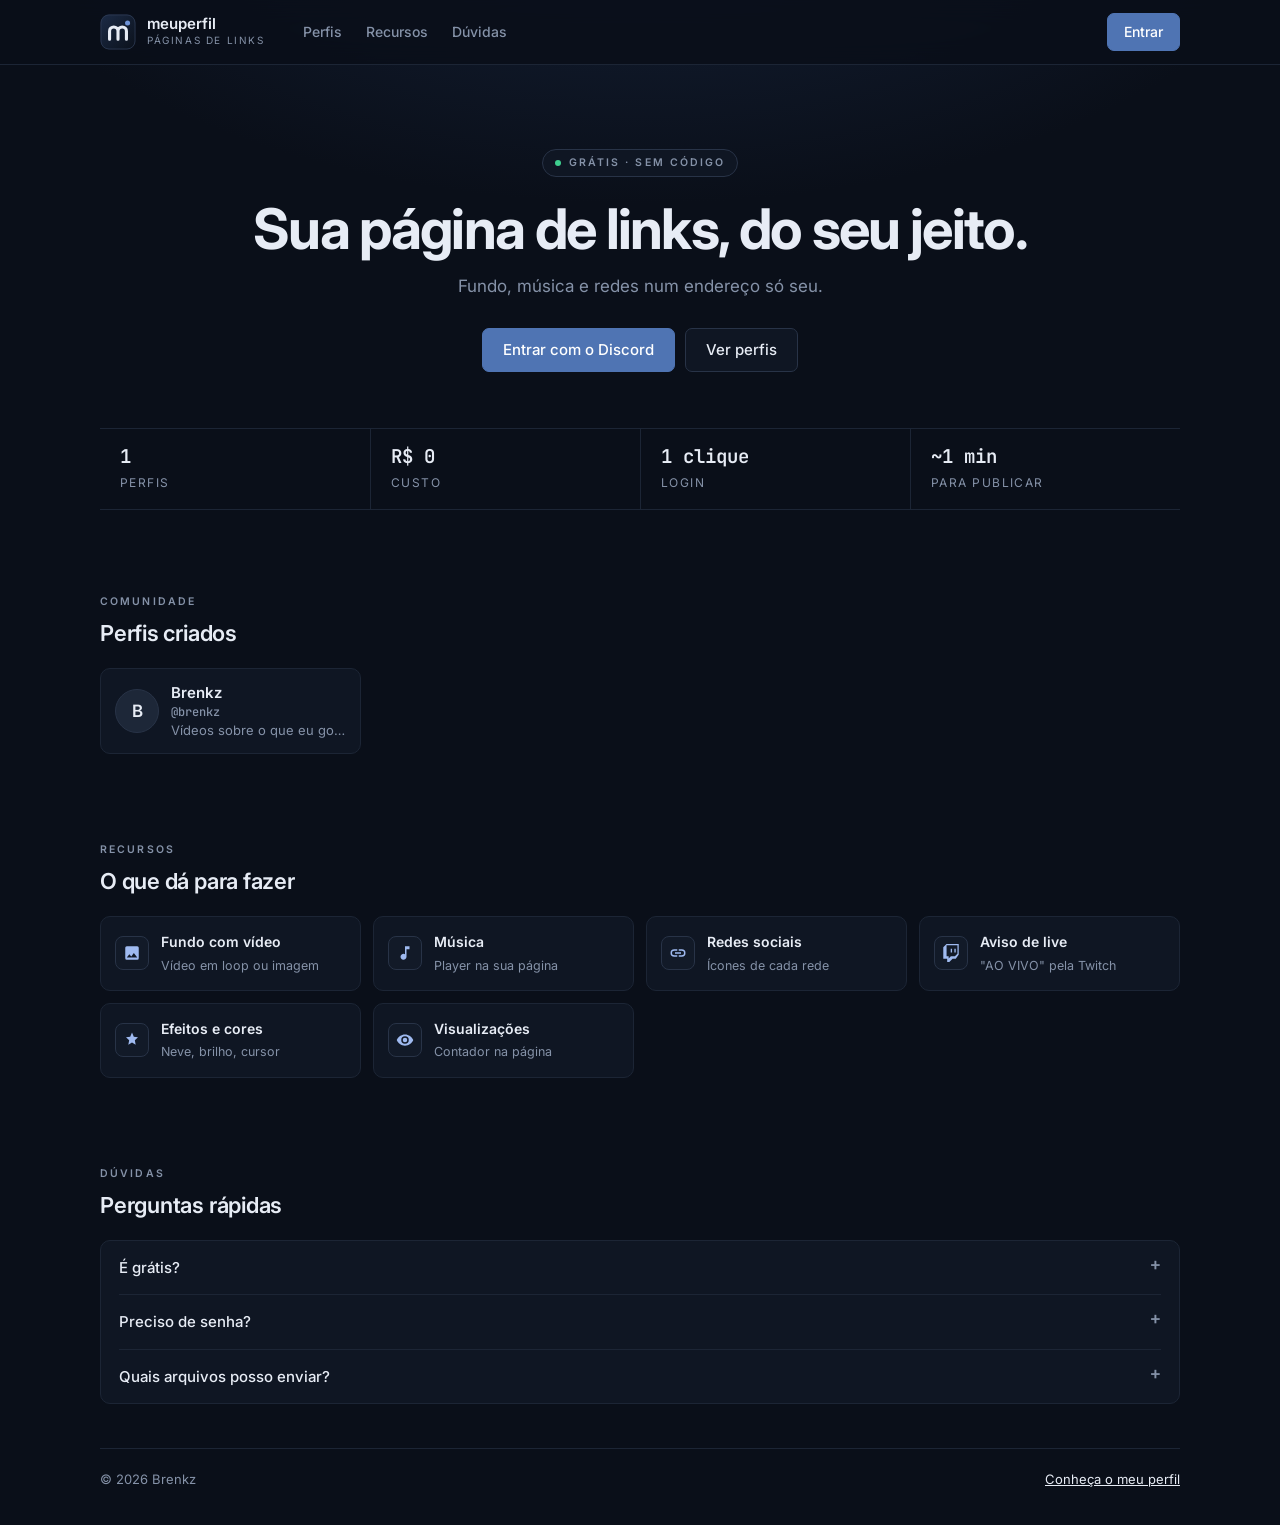
<file: index.html>
<!DOCTYPE html>
<html lang="pt-BR">
<head>
<meta charset="UTF-8">
<script>(function(){var p=location.pathname;if(/\.html$/.test(p)){p=p.replace(/(^|\/)index\.html$/,"$1").replace(/\.html$/,"");history.replaceState(null,"",p+location.search+location.hash)}})()</script>
<meta name="viewport" content="width=device-width,initial-scale=1,viewport-fit=cover">
<title>Brenkz · Crie sua página de links</title>
<meta name="description" content="Crie uma página de links com fundo, música e endereço próprio.">
<link rel="icon" type="image/svg+xml" href="assets/img/favicon.svg">
<link rel="icon" type="image/png" href="assets/img/favicon.png">
<link rel="preconnect" href="https://fonts.googleapis.com">
<link rel="preconnect" href="https://fonts.gstatic.com" crossorigin>
<link href="https://fonts.googleapis.com/css2?family=Inter:wght@400;500;600;700&family=JetBrains+Mono:wght@500;600&display=swap" rel="stylesheet">
<style>
:root{color-scheme:dark;--bg:#0a0f19;--card:#0f1623;--row:#121a28;--line:#1c2535;--line2:#283347;--ink:#e7ecf5;--mut:#8592a8;--dim:#5d6a80;--ac:#4f74b3;--ok:#3ecf8e;--font:"Inter",system-ui,sans-serif;--mono:"JetBrains Mono",ui-monospace,monospace}
*{box-sizing:border-box}
html{scroll-behavior:smooth;scroll-padding-top:76px}
body{margin:0;background:radial-gradient(1000px 520px at 50% -160px,#16233b,transparent 70%),var(--bg);color:var(--ink);font:15px/1.55 var(--font);overflow-x:hidden}
a{color:inherit}
:focus-visible{outline:2px solid var(--ac);outline-offset:3px}
svg{width:18px;height:18px;fill:currentColor;flex:none}
.wrap{width:min(1080px,100% - 32px);margin:0 auto}

/* topo */
header{position:sticky;top:0;z-index:20;background:rgba(10,15,25,.86);backdrop-filter:blur(12px);-webkit-backdrop-filter:blur(12px);border-bottom:1px solid var(--line)}
.nav{display:flex;align-items:center;gap:28px;height:64px}
.brand{display:flex;align-items:center;gap:11px;text-decoration:none}
.brand .mk{width:36px;height:36px;border-radius:50%;border:1px solid var(--line2);background:radial-gradient(circle at 30% 30%,#2b3d60,#101826);display:grid;place-items:center;font-weight:700;font-size:15px}
.brand img.mk{border:0;background:none;border-radius:0;display:block}
.brand b{display:block;font-size:15px;font-weight:600;line-height:1.2}
.brand small{display:block;font-size:10px;letter-spacing:.16em;text-transform:uppercase;color:var(--mut)}
.links{display:flex;gap:4px;margin-right:auto}
.links a{color:var(--mut);text-decoration:none;font-size:14px;font-weight:500;padding:6px 10px;border-radius:7px}
.links a:hover{color:var(--ink);background:var(--row)}
.btn{display:inline-flex;align-items:center;justify-content:center;gap:8px;height:38px;padding:0 16px;border-radius:7px;border:1px solid var(--line2);background:var(--card);color:var(--ink);font-weight:500;font-size:14px;text-decoration:none;white-space:nowrap}
.btn:hover{border-color:#3a4862;background:#131c2b}
.btn.pri{background:var(--ac);border-color:var(--ac);color:#fff}
.btn.pri:hover{background:#5b82c4;border-color:#5b82c4}
.btn.big{height:44px;padding:0 20px;font-size:15px}

/* destaque */
.kick{display:block;font-size:10.5px;letter-spacing:.2em;text-transform:uppercase;color:var(--mut);font-weight:600;margin-bottom:6px}
.hero{padding:84px 0 40px;text-align:center}
.hero .kick{display:inline-flex;align-items:center;gap:8px;height:28px;padding:0 12px;border:1px solid var(--line2);border-radius:99px;background:var(--card);margin-bottom:22px}
.dot::before{content:"";display:inline-block;width:6px;height:6px;border-radius:50%;background:var(--ok)}
h1{font-size:clamp(34px,5.4vw,56px);line-height:1.08;font-weight:700;letter-spacing:-.03em;margin:0 auto 14px;max-width:17em;text-wrap:balance}
.hero p{color:var(--mut);font-size:clamp(15px,1.8vw,17px);margin:0 auto 28px}
.cta{display:flex;gap:10px;justify-content:center;flex-wrap:wrap}
.strip{display:grid;grid-template-columns:repeat(4,minmax(0,1fr));margin-top:56px;border-top:1px solid var(--line);border-bottom:1px solid var(--line);text-align:left}
.st{padding:16px 20px;border-left:1px solid var(--line)}
.st:first-child{border-left:0}
.st b{display:block;font:600 19px/1.3 var(--mono)}
.st small{color:var(--mut);font-size:12px;text-transform:uppercase;letter-spacing:.12em}

/* seções */
section{padding:44px 0}
h2{font-size:22px;font-weight:600;margin:0;letter-spacing:-.01em}
.head{display:flex;align-items:flex-end;justify-content:space-between;gap:16px;margin-bottom:18px}

.grid{display:grid;grid-template-columns:repeat(auto-fill,minmax(250px,1fr));gap:12px}
.pf{display:flex;align-items:center;gap:12px;padding:12px 14px;border-radius:10px;border:1px solid var(--line);background:var(--card);text-decoration:none;transition:border-color .15s,background .15s}
.pf:hover{border-color:var(--ac);background:#111a29}
.pf .av{width:44px;height:44px;border-radius:50%;background:#1d2738;border:1px solid var(--line2);display:grid;place-items:center;font-weight:600;font-size:17px;overflow:hidden;flex:none}
.pf .av img{width:100%;height:100%;object-fit:cover}
.pf .tx{min-width:0;display:flex;flex-direction:column}
.pf b{font-weight:600;overflow:hidden;text-overflow:ellipsis;white-space:nowrap}
.pf small{color:var(--mut);font:500 12px var(--mono)}
.pf em{font-style:normal;color:var(--mut);font-size:13px;overflow:hidden;text-overflow:ellipsis;white-space:nowrap}

.feat{display:grid;grid-template-columns:repeat(auto-fit,minmax(240px,1fr));gap:12px}
.ft{display:flex;gap:12px;align-items:center;padding:14px;border:1px solid var(--line);border-radius:10px;background:var(--card)}
.ft i{width:34px;height:34px;border-radius:8px;border:1px solid var(--line2);background:var(--row);display:grid;place-items:center;color:#9fbaf0;flex:none}
.ft b{display:block;font-weight:600;font-size:14px}
.ft small{color:var(--mut);font-size:12.5px}

.faq{border:1px solid var(--line);border-radius:10px;background:var(--card);padding:0 18px}
details{border-bottom:1px solid var(--line)}
details:last-child{border:0}
summary{cursor:pointer;padding:15px 0;font-weight:500;list-style:none;display:flex;justify-content:space-between;gap:12px}
summary::-webkit-details-marker{display:none}
summary::after{content:"+";color:var(--mut);font:500 18px/1 var(--mono)}
details[open] summary::after{content:"–"}
details p{margin:0 0 15px;color:var(--mut);font-size:14px}

footer{display:flex;justify-content:space-between;gap:12px;flex-wrap:wrap;padding:20px 0 36px;color:var(--mut);font-size:13px;border-top:1px solid var(--line);margin-top:24px}
footer a{color:var(--ink)}

@media(max-width:720px){
  .nav{gap:12px}.links{display:none}.brand{margin-right:auto}.brand small{display:none}
  .hero{padding-top:56px}
  .strip{grid-template-columns:1fr 1fr}.st{border-left:0;border-top:1px solid var(--line)}.st:nth-child(-n+2){border-top:0}.st:nth-child(even){border-left:1px solid var(--line)}
}
@media(prefers-reduced-motion:reduce){html{scroll-behavior:auto}*{transition:none!important}}
</style>
</head>
<body>

<header>
  <div class="wrap nav">
    <a class="brand" href="./"><img class="mk" src="assets/img/favicon.svg" alt=""><span><b>meuperfil</b><small>Páginas de links</small></span></a>
    <nav class="links" aria-label="Principal">
      <a href="#perfis">Perfis</a>
      <a href="#recursos">Recursos</a>
      <a href="#faq">Dúvidas</a>
    </nav>
    <a class="btn pri" id="navbtn" href="conta">Entrar</a>
  </div>
</header>

<main class="wrap">
  <div class="hero">
    <span class="kick dot">Grátis · sem código</span>
    <h1>Sua página de links, do seu jeito.</h1>
    <p>Fundo, música e redes num endereço só seu.</p>
    <div class="cta">
      <a class="btn pri big" href="conta">Entrar com o Discord</a>
      <a class="btn big" href="#perfis">Ver perfis</a>
    </div>
    <div class="strip">
      <div class="st"><b id="cnt">—</b><small>Perfis</small></div>
      <div class="st"><b>R$ 0</b><small>Custo</small></div>
      <div class="st"><b>1 clique</b><small>Login</small></div>
      <div class="st"><b>~1 min</b><small>Para publicar</small></div>
    </div>
  </div>

  <section id="perfis">
    <div class="head"><div><span class="kick">Comunidade</span><h2>Perfis criados</h2></div></div>
    <div class="grid" id="lista" aria-live="polite"></div>
  </section>

  <section id="recursos">
    <div class="head"><div><span class="kick">Recursos</span><h2>O que dá para fazer</h2></div></div>
    <div class="feat">
      <div class="ft"><i><svg viewBox="0 0 24 24" aria-hidden="true"><path d="M21 19V5a2 2 0 0 0-2-2H5a2 2 0 0 0-2 2v14a2 2 0 0 0 2 2h14a2 2 0 0 0 2-2zM8.5 13.5l2.5 3 3.5-4.5 4.5 6H5l3.5-4.5z"/></svg></i><div><b>Fundo com vídeo</b><small>Vídeo em loop ou imagem</small></div></div>
      <div class="ft"><i><svg viewBox="0 0 24 24" aria-hidden="true"><path d="M12 3v10.55A4 4 0 1 0 14 17V7h4V3h-6z"/></svg></i><div><b>Música</b><small>Player na sua página</small></div></div>
      <div class="ft"><i><svg viewBox="0 0 24 24" aria-hidden="true"><path d="M3.9 12a3.1 3.1 0 0 1 3.1-3.1h4V7H7a5 5 0 0 0 0 10h4v-1.9H7A3.1 3.1 0 0 1 3.9 12zM8 13h8v-2H8v2zm9-6h-4v1.9h4a3.1 3.1 0 0 1 0 6.2h-4V17h4a5 5 0 0 0 0-10z"/></svg></i><div><b>Redes sociais</b><small>Ícones de cada rede</small></div></div>
      <div class="ft"><i><svg viewBox="0 0 24 24" aria-hidden="true"><path d="M11.6 11.2h1.8V6.4h-1.8v4.8zm4.9 0h1.8V6.4h-1.8v4.8zM6 0 1.7 4.3v15.4h5.2V24h2.9l4.3-4.3h4.3L22.3 14V0H6zm14.6 12.9-3.4 3.4h-5.4l-2.9 2.9v-2.9H6.1V1.7h14.5v11.2z"/></svg></i><div><b>Aviso de live</b><small>"AO VIVO" pela Twitch</small></div></div>
      <div class="ft"><i><svg viewBox="0 0 24 24" aria-hidden="true"><path d="M12 2l2.4 5.6L20 8.4l-4.2 4 1.1 5.8L12 15.2 7.1 18.2l1.1-5.8L4 8.4l5.6-.8z"/></svg></i><div><b>Efeitos e cores</b><small>Neve, brilho, cursor</small></div></div>
      <div class="ft"><i><svg viewBox="0 0 24 24" aria-hidden="true"><path d="M12 4.5C7 4.5 2.73 7.61 1 12c1.73 4.39 6 7.5 11 7.5s9.27-3.11 11-7.5c-1.73-4.39-6-7.5-11-7.5zM12 17a5 5 0 1 1 0-10 5 5 0 0 1 0 10zm0-8a3 3 0 1 0 0 6 3 3 0 0 0 0-6z"/></svg></i><div><b>Visualizações</b><small>Contador na página</small></div></div>
    </div>
  </section>

  <section id="faq">
    <div class="head"><div><span class="kick">Dúvidas</span><h2>Perguntas rápidas</h2></div></div>
    <div class="faq">
      <details><summary>É grátis?</summary><p>Sim, criar e publicar não custa nada.</p></details>
      <details><summary>Preciso de senha?</summary><p>Não. Você entra com o Discord e a conta é criada sozinha.</p></details>
      <details><summary>Quais arquivos posso enviar?</summary><p>Imagens, vídeos MP4/WEBM e áudios MP3/OGG/WAV, até 20 MB no total.</p></details>
    </div>
  </section>
</main>

<footer class="wrap"><span>© 2026 Brenkz</span><a href="brenkz">Conheça o meu perfil</a></footer>

<script>
(function(){
var API="https://painel-brenkz.bre-uccelli.workers.dev";

/* botão do menu muda quando a pessoa já tem conta */
var t=localStorage.getItem("conta-token");
if(t)fetch(API+"/me",{headers:{Authorization:"Bearer "+t}}).then(function(r){return r.ok?r.json():null}).then(function(m){
  if(!m)return;var b=document.getElementById("navbtn");
  b.textContent=m.discord?"Meu painel":"Conectar Discord";b.href=m.discord?"painel":"conta"}).catch(function(){});

/* lista de perfis */
var box=document.getElementById("lista"),cnt=document.getElementById("cnt");
var base=[{u:"brenkz",n:"Brenkz",d:"Vídeos sobre o que eu gosto de fazer.",a:"",href:"brenkz"}];
var AV=/^(assets\/perfis\/[a-z0-9-]+\/avatar\.(png|jpg|webp|gif)|https:\/\/cdn\.discordapp\.com\/avatars\/[0-9]+\/[A-Za-z0-9_]+\.png\?size=128)$/;
function card(p){
  var a=document.createElement("a");a.className="pf";a.href=p.href||(encodeURIComponent(p.u));
  var av=document.createElement("span");av.className="av";
  if(p.a&&AV.test(p.a)){var im=document.createElement("img");im.src=p.a;im.alt="";im.loading="lazy";av.appendChild(im)}
  else av.textContent=String(p.n||p.u).charAt(0).toUpperCase();
  var x=document.createElement("span");x.className="tx";
  var b=document.createElement("b");b.textContent=p.n||p.u;
  var s=document.createElement("small");s.textContent="@"+p.u;
  x.appendChild(b);x.appendChild(s);
  if(p.d){var d=document.createElement("em");d.textContent=p.d;x.appendChild(d)}
  a.appendChild(av);a.appendChild(x);return a;
}
function render(list){
  box.textContent="";list.forEach(function(p){box.appendChild(card(p))});
  cnt.textContent=list.length;
}
render(base);
fetch(API+"/perfis").then(function(r){return r.ok?r.json():{perfis:[]}})
  .then(function(j){render(base.concat((j.perfis||[]).filter(function(p){return p&&/^[a-z0-9-]+$/.test(p.u)})))})
  .catch(function(){});
})();
</script>
</body>
</html>
</file>
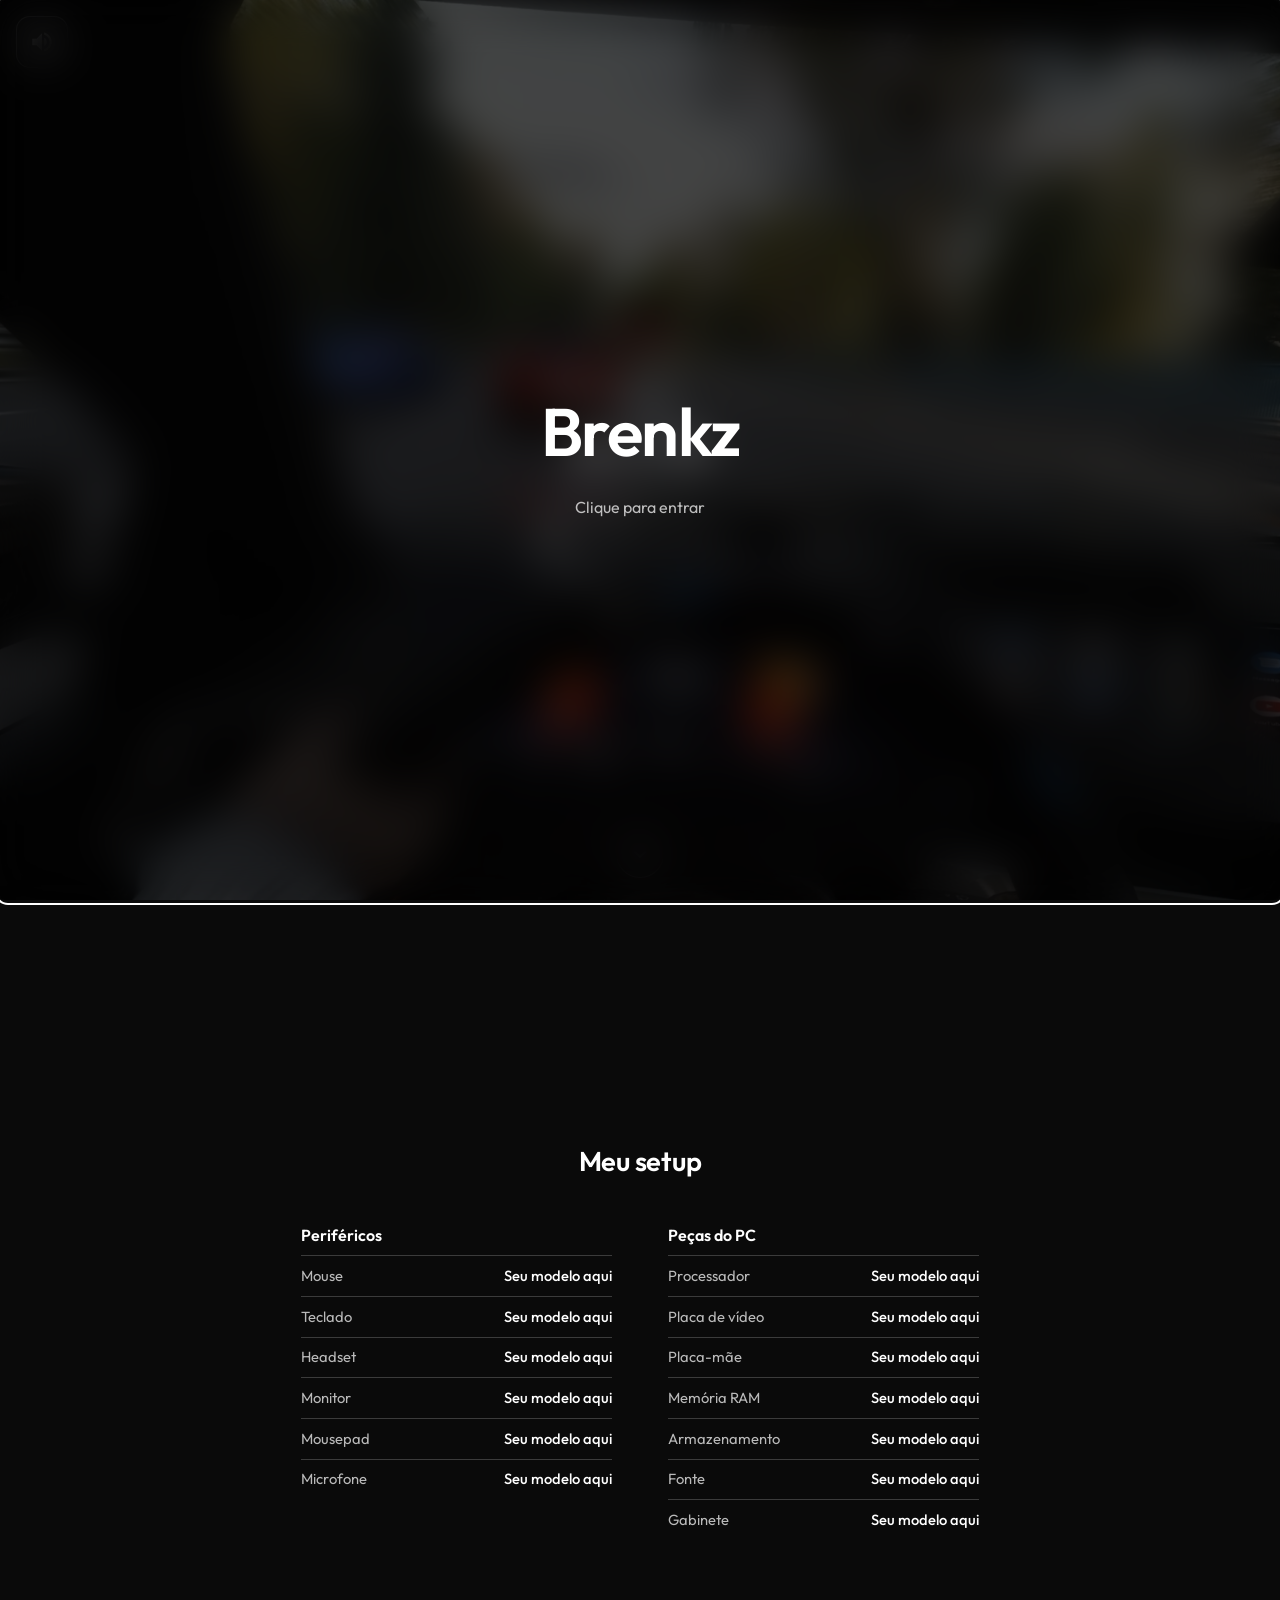
<file: brenkz.html>
<!DOCTYPE html>
<html lang="pt-BR">
<head>
<meta charset="utf-8">
<script>(function(){var p=location.pathname;if(/\.html$/.test(p)){p=p.replace(/(^|\/)index\.html$/,"$1").replace(/\.html$/,"");history.replaceState(null,"",p+location.search+location.hash)}})()</script>
<meta name="viewport" content="width=device-width, initial-scale=1">
<title>Brenkz</title>
<meta name="description" content="Meus links, vídeos e lives.">
<link rel="icon" type="image/svg+xml" href="/assets/img/favicon.svg">
<link rel="icon" type="image/png" href="/assets/img/favicon.png">
<link rel="alternate icon" href="assets/img/favicon.png" type="image/png">
<link rel="preconnect" href="https://fonts.googleapis.com">
<link rel="preconnect" href="https://fonts.gstatic.com" crossorigin>
<link href="https://fonts.googleapis.com/css2?family=Outfit:wght@400;500;600&display=swap" rel="stylesheet">
<style>
:root{--accent:#fff;--muted:rgba(255,255,255,.72);--glass:rgba(24,24,28,.38);--line:rgba(255,255,255,.2)}
*{box-sizing:border-box;margin:0}
body{min-height:100vh;color:#fff;background:#0a0a0a;font:400 1rem/1.5 Outfit,system-ui,"Segoe UI",sans-serif;-webkit-font-smoothing:antialiased}
a{color:inherit;text-decoration:none}
button{font:inherit;color:inherit}
:focus-visible{outline:2px solid #fff;outline-offset:3px;border-radius:8px}
.bg-video{position:fixed;inset:0;width:100%;height:100%;object-fit:cover;object-position:50% 60%;z-index:-2;background:#0a0a0a}
.bg-shade{position:fixed;inset:0;z-index:-1;background:rgba(0,0,0,.4)}
.topo{min-height:100vh;display:flex;flex-direction:column;align-items:center;justify-content:center;gap:14px;padding:5rem 1rem 5rem}


/* perfil */
.perfil{padding:2rem 1.5rem 1.5rem;text-align:center}
.avatar{width:118px;height:118px;margin:0 auto;border-radius:50%;display:grid;place-items:center;overflow:hidden;background:rgba(255,255,255,.18);border:2px solid rgba(255,255,255,.25);font-size:2.8rem;font-weight:600}
.avatar img{width:100%;height:100%;object-fit:cover}
h1{margin-top:.6rem;font-size:2.1rem;font-weight:500;line-height:1.2;color:var(--accent)}
.frase{margin-top:.3rem;font-weight:500}
.ao-vivo{display:none;margin:.8rem auto 0;width:max-content;align-items:center;gap:.5rem;padding:.25rem .8rem;border-radius:999px;background:rgba(229,37,61,.22);border:1px solid rgba(229,37,61,.6);font-size:.85rem;font-weight:600}
.ao-vivo.on{display:flex}
.dot{width:8px;height:8px;border-radius:50%;background:#e5253d;animation:pulse 1.6s infinite}
@keyframes pulse{50%{opacity:.3}}
.icones{display:flex;justify-content:center;gap:1rem;margin-top:1.1rem}
.icones a{position:relative;width:46px;height:46px;display:grid;place-items:center;transition:transform .15s}
.icones a:hover{transform:scale(1.12)}
.icones svg{width:36px;height:36px;fill:#fff;filter:drop-shadow(0 0 5px rgba(255,255,255,.35));transition:filter .25s}
.icones a[data-rede="youtube"]{--glow:#ff0000}
.icones a[data-rede="twitch"]{--glow:#9146ff}
.icones a[data-rede="discord"]{--glow:#5865f2}
.icones a:not(:hover):not(:focus-visible) svg{animation:respira 3.2s ease-in-out infinite}
.icones a:nth-child(2) svg{animation-delay:.5s!important}
.icones a:nth-child(3) svg{animation-delay:1s!important}
.icones a:hover svg,.icones a:focus-visible svg{filter:drop-shadow(0 0 6px var(--glow,#fff)) drop-shadow(0 0 18px var(--glow,#fff))}
@keyframes respira{50%{filter:drop-shadow(0 0 11px rgba(255,255,255,.7))}}
.visitas{display:flex;align-items:center;justify-content:center;gap:.5rem;margin-top:.9rem;color:#fff;font-weight:500;font-size:1.05rem;text-shadow:0 0 10px #fff,0 0 22px rgba(255,255,255,.55)}
.visitas[hidden]{display:none}
.visitas svg{width:26px;height:26px;fill:#fff;filter:drop-shadow(0 0 5px #fff) drop-shadow(0 0 14px rgba(255,255,255,.7))}
.icones a.is-live::after{content:"";position:absolute;top:2px;right:2px;width:11px;height:11px;border-radius:50%;background:#e5253d;border:2px solid #2a2a2e;animation:pulse 1.6s infinite}

/* player de música */
.player{display:flex;align-items:center;gap:1rem;padding:.85rem 1rem}
.capa{flex:none;width:66px;height:66px;border-radius:14px;border:0;cursor:pointer;background:rgba(255,255,255,.22);display:grid;place-items:center;transition:background .15s}
.capa:hover{background:rgba(255,255,255,.32)}
.player[hidden],.abrir-wrap[hidden]{display:none}
.player.surge{animation:surge .3s ease}
@keyframes surge{from{opacity:0;transform:translateY(-6px) scale(.98)}}
.abrir-wrap{position:relative;width:58px;height:58px}
.abrir{position:absolute;left:0;top:0;height:58px;max-width:58px;display:flex;align-items:center;border-radius:999px;border:1px solid var(--line);background:var(--glass);backdrop-filter:blur(24px) saturate(1.3);-webkit-backdrop-filter:blur(24px) saturate(1.3);cursor:pointer;overflow:hidden;white-space:nowrap;transition:max-width .4s cubic-bezier(.4,0,.2,1)}
.abrir:hover,.abrir:focus-visible{max-width:min(380px,calc(100vw - 2rem))}
.abrir-ico{flex:none;width:56px;height:56px;display:grid;place-items:center}
.abrir-ico svg{width:26px;height:26px;fill:#fff}
.abrir-tit{padding-right:1.3rem;font-size:.95rem;font-weight:500;opacity:0;transform:translateX(-8px);transition:opacity .3s .08s,transform .4s cubic-bezier(.4,0,.2,1)}
.abrir:hover .abrir-tit,.abrir:focus-visible .abrir-tit{opacity:1;transform:none}
.abrir.tocando{animation:brilho 2.4s infinite}
@keyframes brilho{50%{box-shadow:0 0 0 9px rgba(255,255,255,.18)}}
.capa svg{width:36px;height:36px;fill:#fff}
.info{flex:1;min-width:0}
.titulo{font-size:.95rem;font-weight:500;white-space:nowrap;overflow:hidden;text-overflow:ellipsis}
.barra{display:flex;align-items:center;gap:.6rem;color:var(--muted);font-size:.95rem}
.barra span{min-width:2.4em;font-variant-numeric:tabular-nums}
input.prog{--p:0%;flex:1;min-width:0;height:16px;background:transparent;cursor:pointer;-webkit-appearance:none;appearance:none}
input.prog::-webkit-slider-runnable-track{height:2px;background:linear-gradient(90deg,#fff var(--p),rgba(255,255,255,.3) var(--p))}
input.prog::-webkit-slider-thumb{-webkit-appearance:none;width:10px;height:10px;margin-top:-4px;border-radius:50%;background:#fff}
input.prog::-moz-range-track{height:2px;background:rgba(255,255,255,.3)}
input.prog::-moz-range-progress{height:2px;background:#fff}
input.prog::-moz-range-thumb{width:10px;height:10px;border:0;border-radius:50%;background:#fff}
.ctrl{display:flex;align-items:center;gap:.5rem}
.ctrl button{background:none;border:0;cursor:pointer;display:grid;place-items:center;padding:.2rem}
.ctrl svg{width:22px;height:22px;fill:#fff}
.ctrl .pp svg{width:30px;height:30px}

/* vídeos (só aparece se houver vídeo configurado) */
.videos{padding:1rem 1.2rem}
.videos h2{font-size:.95rem;font-weight:600;color:var(--muted);margin-bottom:.4rem}
.v{display:grid;grid-template-columns:112px 1fr;gap:.9rem;align-items:center;padding:.45rem 0}
.v img{width:112px;aspect-ratio:16/9;object-fit:cover;border-radius:10px;background:rgba(255,255,255,.12)}
.v p{font-weight:500;line-height:1.3}
.v:hover p{text-decoration:underline;text-underline-offset:3px}

/* botão de mudo e tela de entrada */
.volume{position:fixed;left:1rem;top:1rem;z-index:5;display:flex;align-items:center;height:52px;max-width:52px;overflow:hidden;border-radius:14px;background:var(--glass);border:1px solid var(--line);backdrop-filter:blur(24px) saturate(1.3);-webkit-backdrop-filter:blur(24px) saturate(1.3);transition:max-width .4s cubic-bezier(.4,0,.2,1)}
.volume:hover,.volume:focus-within,.volume.aberto{max-width:230px}
.mudo{flex:none;width:50px;height:50px;border:0;background:none;cursor:pointer;display:grid;place-items:center}
.mudo svg{width:26px;height:26px;fill:#fff}
input.vol{--v:50%;flex:none;width:130px;height:20px;margin:0 1.2rem 0 .1rem;background:transparent;cursor:pointer;opacity:0;transform:translateX(-8px);transition:opacity .3s .08s,transform .4s cubic-bezier(.4,0,.2,1);-webkit-appearance:none;appearance:none}
.volume:hover input.vol,.volume:focus-within input.vol,.volume.aberto input.vol{opacity:1;transform:none}
input.vol::-webkit-slider-runnable-track{height:8px;border-radius:99px;background:linear-gradient(90deg,#fff var(--v),rgba(255,255,255,.3) var(--v))}
input.vol::-webkit-slider-thumb{-webkit-appearance:none;width:14px;height:14px;margin-top:-3px;border-radius:50%;background:#fff}
input.vol::-moz-range-track{height:8px;border-radius:99px;background:rgba(255,255,255,.3)}
input.vol::-moz-range-progress{height:8px;border-radius:99px;background:#fff}
input.vol::-moz-range-thumb{width:14px;height:14px;border:0;border-radius:50%;background:#fff}
.entrada{position:fixed;inset:0;z-index:50;display:flex;flex-direction:column;align-items:center;justify-content:center;gap:.8rem;background:rgba(0,0,0,.5);backdrop-filter:blur(22px);-webkit-backdrop-filter:blur(22px);border:0;cursor:pointer;transition:opacity .5s}
.entrada[hidden]{display:none}
.entrada.sai{opacity:0;pointer-events:none}
.entrada-nome{font-size:clamp(2.4rem,9vw,4.2rem);font-weight:600;letter-spacing:-.02em;color:var(--accent)}
.entrada-dica{color:var(--muted);animation:pulse 1.8s infinite}
.criador{position:fixed;right:1rem;bottom:1.4rem;z-index:5;display:inline-flex;align-items:center;height:48px;padding:0 1.1rem;border-radius:14px;border:1px solid var(--line);background:var(--glass);backdrop-filter:blur(24px) saturate(1.3);-webkit-backdrop-filter:blur(24px) saturate(1.3);font-size:.95rem;font-weight:500;transition:background .2s,border-color .2s}
.criador:hover{background:rgba(255,255,255,.16);border-color:rgba(255,255,255,.4)}
.seta{position:fixed;left:50%;bottom:1.4rem;transform:translateX(-50%);z-index:5;width:48px;height:48px;border-radius:50%;border:1px solid var(--line);background:var(--glass);backdrop-filter:blur(24px) saturate(1.3);-webkit-backdrop-filter:blur(24px) saturate(1.3);cursor:pointer;display:grid;place-items:center;transition:background .2s}
.seta:hover{background:rgba(60,60,66,.55)}
.seta svg{width:26px;height:26px;fill:#fff;animation:desce 1.8s ease-in-out infinite}
@keyframes desce{50%{transform:translateY(4px)}}

.setup{min-height:100vh;display:flex;flex-direction:column;align-items:center;justify-content:center;gap:1.4rem;padding:4rem 1rem}
.setup h2{font-size:1.7rem;font-weight:600;letter-spacing:-.01em}
.setup-grid{display:grid;grid-template-columns:repeat(auto-fit,minmax(270px,1fr));gap:14px;width:min(720px,100%)}
.setup-grid .card{width:auto;padding:1.2rem 1.3rem}
.setup-grid h3{font-size:1rem;font-weight:600;margin-bottom:.5rem}
.linha{display:flex;justify-content:space-between;gap:1rem;padding:.55rem 0;border-top:1px solid var(--line);font-size:.92rem}
.linha span{color:var(--muted)}
.linha b{font-weight:500;text-align:right}

/* versão compacta */
.perfil{width:min(240px,100%);padding:1.4rem 1.2rem 1.1rem}
.avatar{width:96px;height:96px;font-size:2.3rem}
h1{font-size:1.55rem;margin-top:.5rem}
.frase{font-size:.9rem;color:var(--muted)}
.icones{gap:.5rem;margin-top:.9rem}
.icones a{width:42px;height:42px}
.icones svg{width:30px;height:30px}
.player{width:min(240px,100%);display:grid;grid-template-columns:auto 1fr;grid-template-areas:"capa titulo" "barra barra" "ctrl ctrl";gap:.55rem .7rem;align-items:center;padding:.8rem .9rem}
.info{display:contents}
.capa{grid-area:capa;width:40px;height:40px;border-radius:12px}
.capa svg{width:22px;height:22px}
.titulo{grid-area:titulo;font-size:.9rem}
.barra{grid-area:barra;font-size:.8rem}
.ctrl{grid-area:ctrl;justify-content:center;gap:.8rem}
.videos{width:min(320px,100%)}
@media (max-width:520px){.v{grid-template-columns:96px 1fr}.v img{width:96px}}
@media (prefers-reduced-motion:reduce){*{animation:none!important;transition:none!important}}
</style>
</head>
<body>
<video class="bg-video" id="bgVideo" autoplay muted loop playsinline preload="metadata" poster="assets/img/fundo-poster.jpg" aria-hidden="true"><source src="assets/video/car.mp4" type="video/mp4"></video>
<div class="bg-shade" id="sombra" aria-hidden="true"></div>

<button class="entrada" id="entrada" type="button" hidden aria-label="Entrar no site e ligar a música">
  <span class="entrada-nome" id="entradaNome"></span>
  <span class="entrada-dica">Clique para entrar</span>
</button>
<div class="volume" id="volume">
  <button class="mudo" id="mudo" type="button" aria-label="Silenciar música" title="Silenciar"></button>
  <input class="vol" id="vol" type="range" min="0" max="100" value="50" aria-label="Volume">
</div>

<main>
  <div class="topo">
  <section class="card perfil">
    <div class="avatar" id="avatar" aria-hidden="true"></div>
    <h1 id="nome"></h1>
    <p class="frase" id="frase"></p>
    <a class="ao-vivo" id="aoVivo" href="#" target="_blank" rel="noopener"><span class="dot"></span>AO VIVO AGORA</a>
    <nav class="icones" id="icones" aria-label="Redes"></nav>
    <div class="visitas" id="visitas" hidden><svg viewBox="0 0 24 24" aria-hidden="true"><path d="M12 4.5C7 4.5 2.73 7.61 1 12c1.73 4.39 6 7.5 11 7.5s9.27-3.11 11-7.5c-1.73-4.39-6-7.5-11-7.5zM12 17a5 5 0 1 1 0-10 5 5 0 0 1 0 10zm0-8a3 3 0 1 0 0 6 3 3 0 0 0 0-6z"/></svg><span id="visitasN">0</span></div>
  </section>

  <div class="abrir-wrap" id="abrirWrap" hidden>
    <button class="abrir" id="abrir" type="button" aria-expanded="true" aria-controls="player" aria-label="Abrir player de música">
      <span class="abrir-ico" id="abrirIco"></span><span class="abrir-tit" id="abrirTit"></span>
    </button>
  </div>

  <section class="card player" id="player" aria-label="Player de música">
    <button class="capa" id="fechar" type="button" aria-label="Recolher player" title="Recolher"></button>
    <div class="info">
      <p class="titulo" id="titulo"></p>
      <div class="barra">
        <span id="atual">0:00</span>
        <input class="prog" id="prog" type="range" min="0" max="100" value="0" step="0.1" aria-label="Progresso da música">
        <span id="total">0:00</span>
      </div>
    </div>
    <div class="ctrl">
      <button class="pp" id="pp" type="button" aria-label="Pausar"></button>
      <button id="prox" type="button" aria-label="Próxima"></button>
    </div>
  </section>

  <section class="card videos" id="videos" hidden>
    <h2>Vídeos</h2>
    <div id="listaVideos"></div>
  </section>
  </div>

  <section class="setup" id="setup" aria-labelledby="setupTit">
    <h2 id="setupTit">Meu setup</h2>
    <div class="setup-grid" id="setupGrid"></div>
  </section>
</main>

<button class="seta" id="seta" type="button" aria-label="Ver meu setup" title="Ver meu setup">
  <svg viewBox="0 0 24 24" aria-hidden="true"><path d="M7.41 8.59 12 13.17l4.59-4.58L18 10l-6 6-6-6z"/></svg>
</button>

<audio id="musica" preload="none"></audio>

<script>
/* ============ EDITE AQUI ============ */
const CONFIG = {
  nome: "Brenkz",
  avatar: "/assets/img/avatar.jpg",                                  // para usar foto: coloque em assets/img/ e escreva "assets/img/avatar.jpg"
  frase: "",
  twitchCanal: "brenkzftw",                    // só o nome do canal
  links: [
    ["YouTube", "https://www.youtube.com/@brenkzftw"],
    ["Twitch",  "https://www.twitch.tv/brenkzftw"],
    ["Discord", "https://discord.gg/SEU-CONVITE"]
  ],
  musicas: [
    { arquivo: "/assets/audio/musica.mp3", titulo: "GROOVY, B Jack$ - jersey luv" }
  ],
  // ID do vídeo = o que vem depois de "v=" no link do YouTube. Sem IDs, a seção some.
  videos: [
    ["COLE_O_ID_1", "Título do vídeo 1"],
    ["COLE_O_ID_2", "Título do vídeo 2"]
  ],
  // Troque os textos pelos seus modelos. Pode apagar linhas ou categorias inteiras.
  setup: [
    { titulo: "Periféricos", itens: [
      ["Mouse", "Seu modelo aqui"], ["Teclado", "Seu modelo aqui"], ["Headset", "Seu modelo aqui"],
      ["Monitor", "Seu modelo aqui"], ["Mousepad", "Seu modelo aqui"], ["Microfone", "Seu modelo aqui"]
    ]},
    { titulo: "Peças do PC", itens: [
      ["Processador", "Seu modelo aqui"], ["Placa de vídeo", "Seu modelo aqui"], ["Placa-mãe", "Seu modelo aqui"],
      ["Memória RAM", "Seu modelo aqui"], ["Armazenamento", "Seu modelo aqui"], ["Fonte", "Seu modelo aqui"], ["Gabinete", "Seu modelo aqui"]
    ]}
  ]
};
/* ================================== */

const $ = id => document.getElementById(id);
const svg = d => `<svg viewBox="0 0 24 24" aria-hidden="true"><path d="${d}"/></svg>`;
const IC = {
  youtube: svg("M23.5 6.2a3 3 0 0 0-2.1-2.1C19.5 3.6 12 3.6 12 3.6s-7.5 0-9.4.5A3 3 0 0 0 .5 6.2C0 8.1 0 12 0 12s0 3.9.5 5.8a3 3 0 0 0 2.1 2.1c1.9.5 9.4.5 9.4.5s7.5 0 9.4-.5a3 3 0 0 0 2.1-2.1c.5-1.9.5-5.8.5-5.8s0-3.9-.5-5.8zM9.6 15.6V8.4l6.2 3.6-6.2 3.6z"),
  twitch: svg("M11.6 11.2h1.8V6.4h-1.8v4.8zm4.9 0h1.8V6.4h-1.8v4.8zM6 0 1.7 4.3v15.4h5.2V24h2.9l4.3-4.3h4.3L22.3 14V0H6zm14.6 12.9-3.4 3.4h-5.4l-2.9 2.9v-2.9H6.1V1.7h14.5v11.2z"),
  discord: svg("M20.3 4.4A19.8 19.8 0 0 0 15.4 3l-.2.5a18 18 0 0 0-6.4 0L8.6 3a19.8 19.8 0 0 0-4.9 1.4C.6 9 0 13.5.3 18a20 20 0 0 0 6 3l1.3-2.1-2-1 .5-.4a14.2 14.2 0 0 0 12 0l.5.4-2 1 1.3 2.1a20 20 0 0 0 6-3c.4-5.2-.7-9.7-3.6-13.6zM8.5 15.3c-1.2 0-2.2-1.1-2.2-2.4s1-2.4 2.2-2.4 2.2 1.1 2.2 2.4-1 2.4-2.2 2.4zm7 0c-1.2 0-2.2-1.1-2.2-2.4s1-2.4 2.2-2.4 2.2 1.1 2.2 2.4-1 2.4-2.2 2.4z"),
  nota: svg("M12 3v10.55c-.59-.34-1.27-.55-2-.55a4 4 0 1 0 4 4V7h4V3h-6z"),
  prox: svg("M6 18l8.5-6L6 6v12zM16 6v12h2V6h-2z"),
  play: svg("M8 5v14l11-7z"),
  pausa: svg("M6 19h4V5H6v14zm8-14v14h4V5h-4z"),
  somOn: svg("M3 9v6h4l5 5V4L7 9H3zm13.5 3c0-1.77-1.02-3.29-2.5-4.03v8.05c1.48-.73 2.5-2.25 2.5-4.02zM14 3.23v2.06c2.89.86 5 3.54 5 6.71s-2.11 5.85-5 6.71v2.06c4.01-.91 7-4.49 7-8.77s-2.99-7.86-7-8.77z"),
  somOff: svg("M16.5 12c0-1.77-1.02-3.29-2.5-4.03v2.21l2.45 2.45c.03-.2.05-.41.05-.63zm2.5 0c0 .94-.2 1.82-.54 2.64l1.51 1.51A8.8 8.8 0 0 0 21 12c0-4.28-2.99-7.86-7-8.77v2.06c2.89.86 5 3.54 5 6.71zM4.27 3 3 4.27 7.73 9H3v6h4l5 5v-6.73l4.25 4.25c-.67.52-1.42.93-2.25 1.18v2.06a9 9 0 0 0 3.69-1.81L19.73 21 21 19.73l-9-9L4.27 3zM12 4 9.91 6.09 12 8.18V4z")
};

/* perfil */
document.title = CONFIG.nome;
$("nome").textContent = CONFIG.nome;
$("frase").textContent = CONFIG.frase;
$("entradaNome").textContent = CONFIG.nome;
const av = $("avatar");
if (CONFIG.avatar) { const i = new Image(); i.src = CONFIG.avatar; i.alt = ""; av.appendChild(i); }
else av.textContent = CONFIG.nome.trim().charAt(0).toUpperCase();
$("icones").innerHTML = CONFIG.links.map(([n, u]) =>
  `<a href="${u}" target="_blank" rel="noopener" aria-label="${n}" title="${n}" data-rede="${n.toLowerCase()}">${IC[n.toLowerCase()] || n}</a>`).join("");

/* vídeos (só os que têm ID de verdade) */
const reais = CONFIG.videos.filter(v => !v[0].startsWith("COLE"));
if (reais.length){
  $("videos").hidden = false;
  $("listaVideos").innerHTML = reais.map(([id, t]) =>
    `<a class="v" href="https://www.youtube.com/watch?v=${id}" target="_blank" rel="noopener"><img src="https://i.ytimg.com/vi/${id}/mqdefault.jpg" alt="" loading="lazy"><p>${t}</p></a>`).join("");
}

/* player de música */
const m = $("musica"), L = CONFIG.musicas;
let faixa = 0;
$("fechar").innerHTML = IC.nota; $("abrirIco").innerHTML = IC.nota; $("prox").innerHTML = IC.prox;
m.loop = L.length === 1; m.volume = 0.5;
const fmt = s => isFinite(s) ? Math.floor(s / 60) + ":" + String(Math.floor(s % 60)).padStart(2, "0") : "0:00";
function icones(){ $("abrir").classList.toggle("tocando", !m.paused); $("pp").innerHTML = m.paused ? IC.play : IC.pausa; $("pp").setAttribute("aria-label", m.paused ? "Tocar" : "Pausar"); }
function carregar(n, tocar){
  faixa = (n + L.length) % L.length;
  m.src = L[faixa].arquivo; $("titulo").textContent = $("abrirTit").textContent = L[faixa].titulo;
  if (tocar) m.play().catch(() => {});
}
carregar(0, false); icones();
$("pp").onclick = () => m.paused ? m.play().catch(() => {}) : m.pause();
$("prox").onclick = () => carregar(faixa + 1, true);
m.addEventListener("play", icones); m.addEventListener("pause", icones);
m.addEventListener("ended", () => carregar(faixa + 1, true));
m.addEventListener("loadedmetadata", () => $("total").textContent = fmt(m.duration));
m.addEventListener("timeupdate", () => {
  const p = m.duration ? (m.currentTime / m.duration) * 100 : 0;
  $("prog").value = p; $("prog").style.setProperty("--p", p + "%"); $("atual").textContent = fmt(m.currentTime);
});
$("prog").addEventListener("input", e => { if (m.duration) m.currentTime = (e.target.value / 100) * m.duration; });

/* abrir e recolher o player (ícone <-> faixa completa) */
function mostrarPlayer(abrir){
  const pl = $("player");
  pl.hidden = !abrir; $("abrirWrap").hidden = abrir;
  $("abrir").setAttribute("aria-expanded", abrir);
  if (abrir){ pl.classList.remove("surge"); void pl.offsetWidth; pl.classList.add("surge"); }
  else $("abrir").focus();
}
$("abrir").onclick = () => mostrarPlayer(true);
$("fechar").onclick = () => mostrarPlayer(false);

/* botão de silenciar (canto superior esquerdo) */
const vol = $("vol"), caixa = $("volume");
let fatorRolagem = 1;   // 1 = no topo; vai a 0 conforme a pessoa rola a página
function aplicaVolume(){ m.volume = (vol.value / 100) * fatorRolagem; }
function iconeMudo(){
  const mudo = m.muted || +vol.value === 0;
  $("mudo").innerHTML = mudo ? IC.somOff : IC.somOn;
  $("mudo").title = mudo ? "Ativar som" : "Silenciar";
  $("mudo").setAttribute("aria-label", $("mudo").title);
}
/* no celular não existe "passar o mouse": o primeiro toque abre a barra, o segundo silencia */
let tToque, soAbriu = false;
function mantem(){ clearTimeout(tToque); tToque = setTimeout(() => caixa.classList.remove("aberto"), 3500); }
$("mudo").addEventListener("pointerdown", e => {
  if (e.pointerType === "mouse") return;
  soAbriu = !caixa.classList.contains("aberto");
  caixa.classList.add("aberto"); mantem();
});
$("mudo").onclick = () => {
  if (soAbriu) { soAbriu = false; return; }
  if (+vol.value === 0) { vol.value = 50; vol.style.setProperty("--v", "50%"); aplicaVolume(); }
  m.muted = !m.muted; iconeMudo();
};
vol.addEventListener("input", () => {
  m.muted = false; aplicaVolume();
  vol.style.setProperty("--v", vol.value + "%"); iconeMudo(); mantem();
});
iconeMudo();

/* tenta tocar ao entrar; se o navegador bloquear, mostra "Clique para entrar" */
const entrada = $("entrada");
entrada.addEventListener("click", () => {
  m.play().catch(() => {});
  entrada.classList.add("sai"); setTimeout(() => { entrada.hidden = true; }, 500);
});
m.play().catch(() => { entrada.hidden = false; entrada.focus(); });

/* setup (periféricos e peças do PC) */
$("setupGrid").innerHTML = CONFIG.setup.map(c =>
  `<div class="card"><h3>${c.titulo}</h3>${c.itens.map(([r, v]) => `<div class="linha"><span>${r}</span><b>${v}</b></div>`).join("")}</div>`).join("");
const reduz = matchMedia("(prefers-reduced-motion: reduce)").matches;
$("seta").onclick = () => $("setup").scrollIntoView({ behavior: reduz ? "auto" : "smooth" });

/* ao rolar: a música vai diminuindo até parar; ao voltar para o topo, ela volta */
let pausadaPorRolagem = false, esperando = false;
function aoRolar(){
  esperando = false;
  const prog = Math.min(1, Math.max(0, scrollY / (innerHeight * 0.9)));
  fatorRolagem = 1 - prog;
  aplicaVolume();
  $("seta").style.opacity = Math.max(0, 1 - prog * 3);
  $("seta").style.pointerEvents = prog > 0.3 ? "none" : "auto";
  $("sombra").style.background = `rgba(0,0,0,${0.4 + 0.25 * prog})`;
  if (fatorRolagem === 0 && !m.paused){ pausadaPorRolagem = true; m.pause(); }
  else if (fatorRolagem > 0 && pausadaPorRolagem){ pausadaPorRolagem = false; m.play().catch(() => {}); }
}
addEventListener("scroll", () => { if (!esperando){ esperando = true; requestAnimationFrame(aoRolar); } }, { passive: true });
aoRolar();

/* vídeo de fundo: garante que toca; se o navegador segurar o play automático, toca no primeiro clique */
const bgPlay = () => $("bgVideo").play().catch(() => {});
bgPlay();
addEventListener("pointerdown", bgPlay, { once: true });

/* Twitch: avisa quando o canal estiver ao vivo */
const twLink = [...document.querySelectorAll("#icones a")].find(a => a.href.includes("twitch.tv"));
if (twLink) $("aoVivo").href = twLink.href;
function setLive(on){
  $("aoVivo").classList.toggle("on", on);
  if (twLink){ twLink.classList.toggle("is-live", on); twLink.title = twLink.ariaLabel = on ? "Twitch (ao vivo agora)" : "Twitch"; }
}
async function checarLive(){
  try{
    const r = await fetch(`https://decapi.me/twitch/uptime/${encodeURIComponent(CONFIG.twitchCanal)}`, {cache:"no-store"});
    const t = (await r.text()).toLowerCase();
    setLive(!/offline|not found|could not|error|invalid/.test(t) && /(second|minute|hour|day)/.test(t));
  }catch(e){}
}
if (CONFIG.twitchCanal && CONFIG.twitchCanal !== "SEUCANAL"){ checarLive(); setInterval(checarLive, 60000); }

/* contador de visitas */
(async()=>{try{
  const ja=localStorage.getItem("visitou-brenkz");
  const r=await fetch("https://painel-brenkz.bre-uccelli.workers.dev/view",{method:"POST",headers:{"Content-Type":"application/json"},body:JSON.stringify({p:"brenkz",inc:!ja})});
  const j=await r.json(); if(typeof j.n!=="number")return;
  localStorage.setItem("visitou-brenkz","1");
  document.getElementById("visitasN").textContent=j.n.toLocaleString("pt-BR");
  document.getElementById("visitas").hidden=false;
}catch(e){}})();
</script>
</body>
</html>
</file>
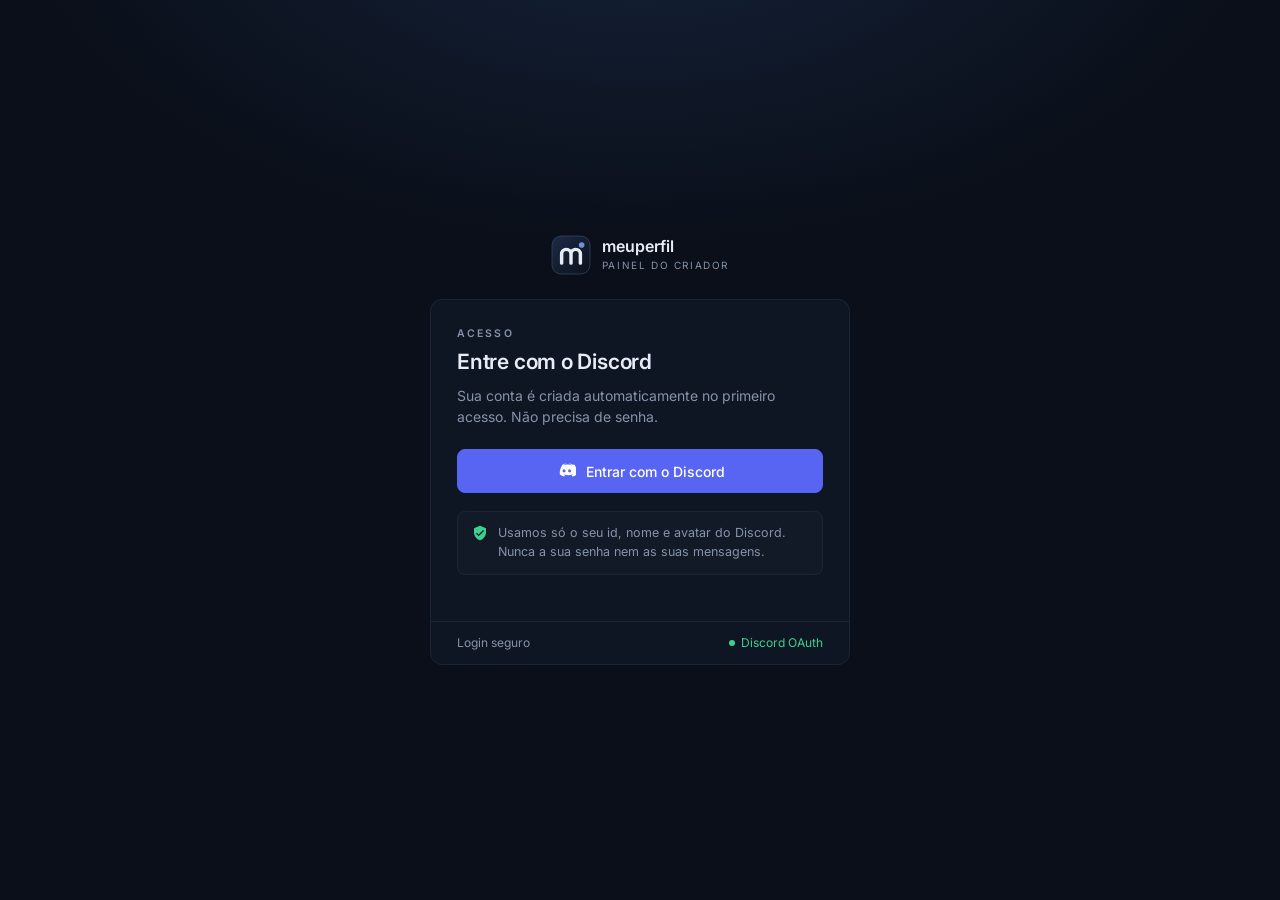
<file: conta.html>
<!DOCTYPE html>
<html lang="pt-BR">
<head>
<meta charset="UTF-8">
<script>(function(){var p=location.pathname;if(/\.html$/.test(p)){p=p.replace(/(^|\/)index\.html$/,"$1").replace(/\.html$/,"");history.replaceState(null,"",p+location.search+location.hash)}})()</script>
<meta name="viewport" content="width=device-width,initial-scale=1,viewport-fit=cover">
<title>Entrar · Brenkz</title>
<link rel="icon" type="image/svg+xml" href="assets/img/favicon.svg">
<link rel="icon" type="image/png" href="assets/img/favicon.png">
<link rel="preconnect" href="https://fonts.googleapis.com">
<link rel="preconnect" href="https://fonts.gstatic.com" crossorigin>
<link href="https://fonts.googleapis.com/css2?family=Inter:wght@400;500;600;700&family=JetBrains+Mono:wght@500&display=swap" rel="stylesheet">
<style>
:root{color-scheme:dark;--bg:#0a0f19;--card:#0f1623;--row:#121a28;--line:#1c2535;--line2:#283347;--ink:#e7ecf5;--mut:#8592a8;--dim:#5d6a80;--ac:#4f74b3;--ok:#3ecf8e;--dc:#5865f2;--err:#ff8a9a;--font:"Inter",system-ui,sans-serif;--mono:"JetBrains Mono",ui-monospace,monospace}
*{box-sizing:border-box}
body{margin:0;min-height:100vh;background:radial-gradient(900px 520px at 50% -120px,#16233b,transparent 70%),var(--bg);color:var(--ink);font:14px/1.5 var(--font);display:flex;flex-direction:column;align-items:center;justify-content:center;padding:32px 16px}
a{color:inherit}
:focus-visible{outline:2px solid var(--ac);outline-offset:2px}
.brand{display:flex;align-items:center;gap:11px;text-decoration:none;margin-bottom:24px}
.brand .mk{width:40px;height:40px;border-radius:50%;border:1px solid var(--line2);background:radial-gradient(circle at 30% 30%,#2b3d60,#101826);display:grid;place-items:center;font-weight:700;font-size:17px}
.brand img.mk{border:0;background:none;border-radius:0;display:block}
.brand b{display:block;font-size:16px;font-weight:600;line-height:1.2}
.brand small{display:block;font-size:10px;letter-spacing:.16em;text-transform:uppercase;color:var(--mut);margin-top:2px}
.box{width:min(420px,100%);background:var(--card);border:1px solid var(--line);border-radius:12px;overflow:hidden}
.box section{padding:26px 26px 4px}
.kick{display:block;font-size:10.5px;letter-spacing:.2em;text-transform:uppercase;color:var(--mut);font-weight:600;margin-bottom:4px}
h1{font-size:21px;font-weight:600;margin:0 0 8px;letter-spacing:-.01em}
p.sub{color:var(--mut);margin:0 0 22px}
.btn{display:flex;align-items:center;justify-content:center;gap:10px;width:100%;height:44px;padding:0 18px;border-radius:8px;border:1px solid var(--ac);background:var(--ac);color:#fff;font:inherit;font-weight:500;cursor:pointer;text-decoration:none}
.btn:hover{background:#5b82c4;border-color:#5b82c4}
.btn:disabled{opacity:.6;cursor:wait}
.btn.dc{background:var(--dc);border-color:var(--dc)}
.btn.dc:hover{background:#4752c4;border-color:#4752c4}
.btn.ghost{background:none;border-color:var(--line2);color:var(--ink);margin-top:10px}
.btn.ghost:hover{background:var(--row)}
.btn svg{width:20px;height:20px;fill:currentColor}
.note{display:flex;gap:10px;align-items:flex-start;color:var(--mut);font-size:12.5px;margin:18px 0 0;padding:12px 14px;border:1px solid var(--line);border-radius:8px;background:var(--row)}
.note svg{width:16px;height:16px;fill:var(--ok);flex:none;margin-top:1px}
.msg{min-height:20px;margin:0;padding:12px 26px 0;font-size:13px;color:var(--err);text-align:center}
.msg:empty{padding-top:0}
.me{display:flex;align-items:center;gap:12px;padding:10px 12px;border:1px solid var(--line);border-radius:8px;background:var(--row);margin-bottom:16px}
.me img,.me i{width:40px;height:40px;border-radius:50%;background:#1d2738;display:grid;place-items:center;font-style:normal;font-weight:600;flex:none}
.me b{display:block}.me small{display:block;color:var(--mut);font:500 12px var(--mono)}
.foot{display:flex;justify-content:space-between;gap:10px;margin-top:22px;padding:12px 26px;border-top:1px solid var(--line);font-size:12px;color:var(--mut)}
.dot::before{content:"";display:inline-block;width:6px;height:6px;border-radius:50%;background:var(--ok);margin-right:6px;vertical-align:1px}
.dot{color:var(--ok)}
[hidden]{display:none!important}
</style>
</head>
<body>
<a class="brand" href="./"><img class="mk" src="assets/img/favicon.svg" alt=""><span><b>meuperfil</b><small>Painel do criador</small></span></a>

<div class="box">
  <section id="vin">
    <span class="kick">Acesso</span>
    <h1>Entre com o Discord</h1>
    <p class="sub">Sua conta é criada automaticamente no primeiro acesso. Não precisa de senha.</p>
    <button class="btn dc" id="go" type="button"><svg viewBox="0 0 24 24" aria-hidden="true"><path d="M20.3 4.4A17 17 0 0 0 16.1 3l-.2.4a15 15 0 0 1 3.7 1.9 14 14 0 0 0-11.2 0A15 15 0 0 1 12.1 3.4L11.9 3a17 17 0 0 0-4.2 1.4C5 8.4 4.3 12.3 4.6 16.1a17 17 0 0 0 5.2 2.6l1.1-1.8a11 11 0 0 1-1.7-.8l.4-.3a12 12 0 0 0 10.4 0l.4.3a11 11 0 0 1-1.7.8l1.1 1.8a17 17 0 0 0 5.2-2.6c.4-4.4-.7-8.3-2.7-11.7zM9.7 13.8c-1 0-1.8-.9-1.8-2s.8-2 1.8-2 1.8.9 1.8 2-.8 2-1.8 2zm6.6 0c-1 0-1.8-.9-1.8-2s.8-2 1.8-2 1.8.9 1.8 2-.8 2-1.8 2z"/></svg>Entrar com o Discord</button>
    <p class="note"><svg viewBox="0 0 24 24" aria-hidden="true"><path d="M12 1 3 5v6c0 5.55 3.84 10.74 9 12 5.16-1.26 9-6.45 9-12V5l-9-4zm-2 16-4-4 1.41-1.41L10 14.17l6.59-6.59L18 9l-8 8z"/></svg><span>Usamos só o seu id, nome e avatar do Discord. Nunca a sua senha nem as suas mensagens.</span></p>
  </section>

  <section id="vok" hidden>
    <span class="kick">Conta</span>
    <h1>Tudo pronto</h1>
    <p class="sub">Você está dentro. Abra o painel para montar a sua página.</p>
    <div class="me"><img id="av" alt="" hidden><i id="avl"></i><div><b id="dn"></b><small id="un"></small></div></div>
    <a class="btn" href="painel">Ir para o painel</a>
    <button class="btn ghost" id="out" type="button">Sair da conta</button>
  </section>

  <p class="msg" id="msg" role="status" aria-live="polite"></p>
  <div class="foot"><span>Login seguro</span><span class="dot">Discord OAuth</span></div>
</div>

<script>
(function(){
var API="https://painel-brenkz.bre-uccelli.workers.dev";
var TK="conta-token",NN="conta-nonce";
var $=function(i){return document.getElementById(i)};
function msg(t){$("msg").textContent=t||""}
function show(ok){$("vin").hidden=ok;$("vok").hidden=!ok}

$("go").onclick=function(){
  var a=new Uint8Array(24);crypto.getRandomValues(a);
  var n=btoa(String.fromCharCode.apply(null,a)).replace(/\+/g,"-").replace(/\//g,"_").replace(/=+$/,"");
  localStorage.setItem(NN,n);
  $("go").disabled=true;
  location.href=API+"/discord/start?n="+encodeURIComponent(n);
};
$("out").onclick=function(){localStorage.removeItem(TK);msg("");show(false)};

function carregar(irParaPainel){
  var t=localStorage.getItem(TK);if(!t){show(false);return}
  fetch(API+"/me",{headers:{Authorization:"Bearer "+t}})
    .then(function(r){if(!r.ok)throw 0;return r.json()})
    .then(function(me){
      show(true);
      var d=me.discord||{};
      $("dn").textContent=d.name||me.user;$("un").textContent="@"+me.user;
      $("avl").textContent=(d.name||me.user)[0].toUpperCase();
      if(d.avatar){$("av").src=d.avatar;$("av").hidden=false;$("avl").hidden=true}
      if(irParaPainel)setTimeout(function(){location.href="painel"},900);
    })
    .catch(function(){localStorage.removeItem(TK);show(false)});
}

/* volta do Discord: o servidor manda o token no trecho depois do # */
var h=new URLSearchParams(location.hash.slice(1)),entrou=false;
if(h.get("t")){
  if(h.get("n")&&h.get("n")===localStorage.getItem(NN)){localStorage.setItem(TK,h.get("t"));entrou=true}
  else msg("Não foi possível confirmar o login. Tente de novo.");
  localStorage.removeItem(NN);
}
var q=new URLSearchParams(location.search);
var ERROS={
  config:"O servidor está sem DISCORD_CLIENT_ID, DISCORD_CLIENT_SECRET ou SESSION_SECRET.",
  nonce:"Pedido de login inválido. Recarregue a página e tente de novo.",
  cancelado:"Você cancelou o login no Discord.",
  state:"O login expirou ou o SESSION_SECRET mudou. Tente de novo.",
  token:"O Discord recusou o login (client secret ou redirect errado).",
  perfil:"O Discord não devolveu o seu perfil."
};
if(q.get("erro")){
  var e=q.get("erro"),det=[q.get("s"),q.get("e")].filter(Boolean).join(" ");
  msg((ERROS[e]||"Não foi possível entrar com o Discord.")+(det?" ["+det+"]":"")+" Tente de novo.");
}
if(location.hash||location.search)history.replaceState(null,"","conta");
carregar(entrou);
})();
</script>
</body>
</html>
</file>
